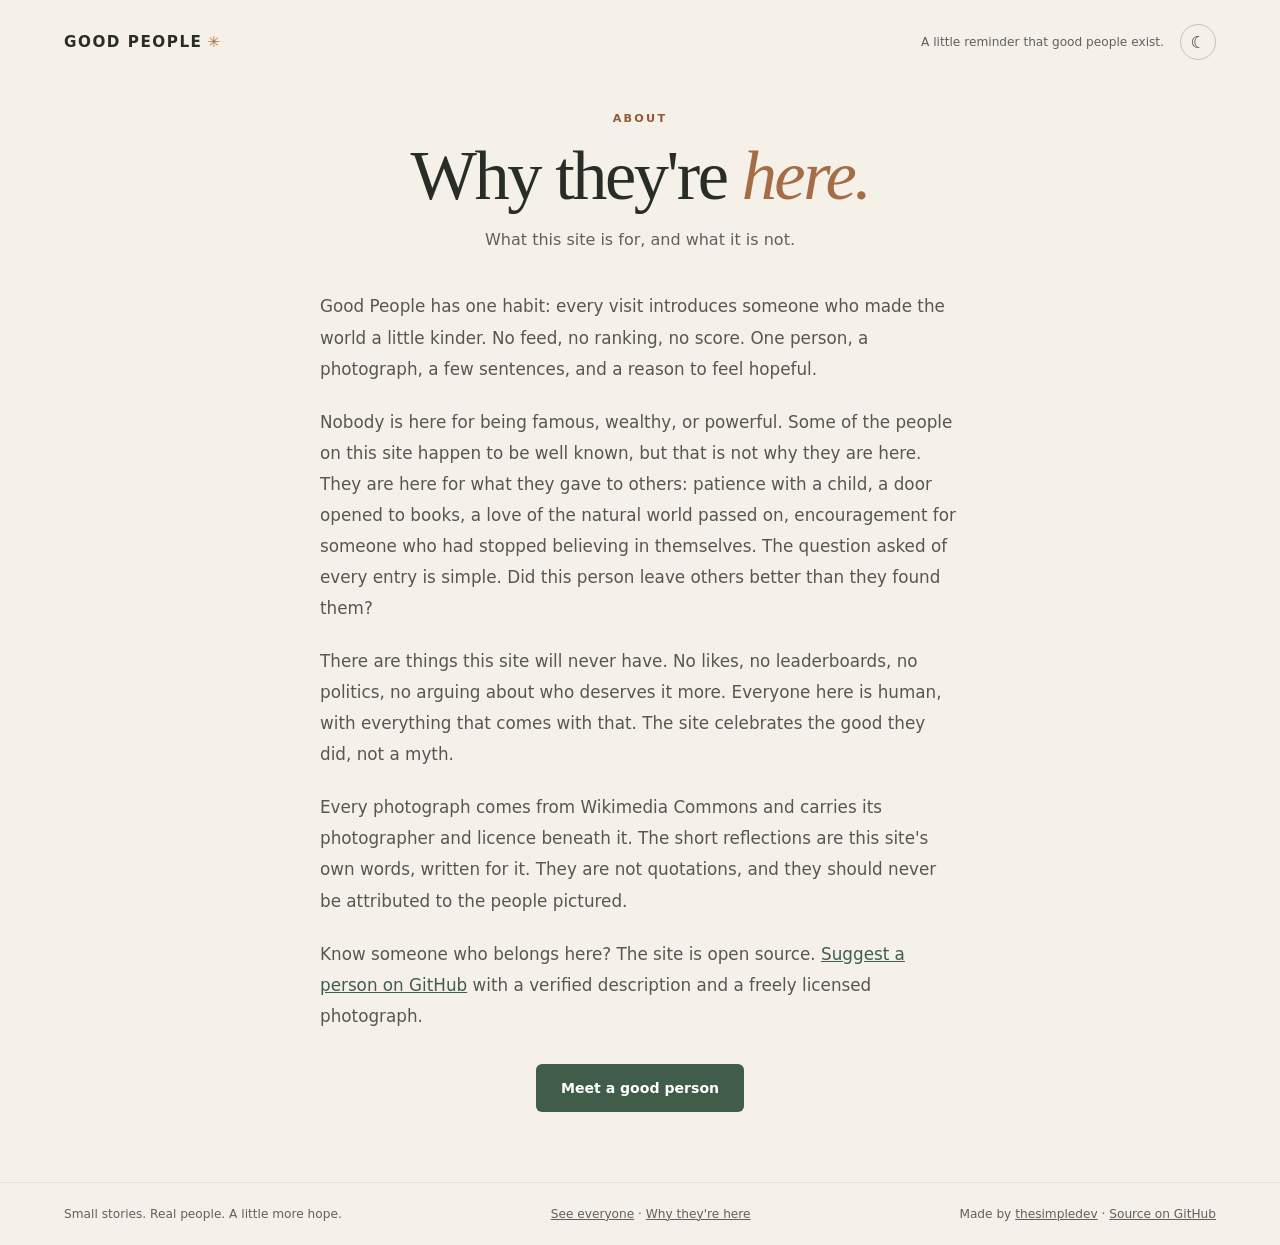
<file: about.html>
<!doctype html>
<html lang="en">
<head>
  <meta charset="utf-8">
  <meta name="viewport" content="width=device-width,initial-scale=1">
  <meta name="theme-color" content="#f5f1e9">
  <meta name="description" content="Why the people on Good People are here: for what they gave to others, not for fame, wealth or rank.">
  <title>Why they're here · Good People</title>
  <link rel="canonical" href="https://heroesamongus.art/about">
  <meta property="og:site_name" content="Good People">
  <meta property="og:type" content="website">
  <meta property="og:url" content="https://heroesamongus.art/about">
  <meta property="og:title" content="Why they're here · Good People">
  <meta property="og:description" content="Why the people on Good People are here: for what they gave to others, not for fame, wealth or rank.">
  <link rel="icon" href="data:image/svg+xml,%3Csvg%20xmlns='http://www.w3.org/2000/svg'%20viewBox='0%200%20100%20100'%3E%3Ctext%20y='.9em'%20font-size='90'%20fill='%23ae6f41'%3E%E2%9C%B3%3C/text%3E%3C/svg%3E">
  <script src="/theme.js"></script>
  <link rel="stylesheet" href="/style.css">
</head>
<body>
  <header>
    <a class="wordmark" href="/">GOOD PEOPLE<span class="asterisk">✳</span></a>
    <span class="topnote">A little reminder that good people exist.</span>
    <button type="button" id="theme-toggle" class="theme-toggle" aria-pressed="false"><span class="theme-glyph" aria-hidden="true">☾</span><span class="visually-hidden">Switch to dark mode</span></button>
  </header>
  <main>
    <div class="intro"><p class="eyebrow">About</p><h1>Why they're <em>here.</em></h1><p>What this site is for, and what it is not.</p></div>
    <div class="prose">
      <p>Good People has one habit: every visit introduces someone who made the world a little kinder. No feed, no ranking, no score. One person, a photograph, a few sentences, and a reason to feel hopeful.</p>
      <p>Nobody is here for being famous, wealthy, or powerful. Some of the people on this site happen to be well known, but that is not why they are here. They are here for what they gave to others: patience with a child, a door opened to books, a love of the natural world passed on, encouragement for someone who had stopped believing in themselves. The question asked of every entry is simple. Did this person leave others better than they found them?</p>
      <p>There are things this site will never have. No likes, no leaderboards, no politics, no arguing about who deserves it more. Everyone here is human, with everything that comes with that. The site celebrates the good they did, not a myth.</p>
      <p>Every photograph comes from Wikimedia Commons and carries its photographer and licence beneath it. The short reflections are this site's own words, written for it. They are not quotations, and they should never be attributed to the people pictured.</p>
      <p>Know someone who belongs here? The site is open source. <a href="https://github.com/thesimpledev/heroesamongus">Suggest a person on GitHub</a> with a verified description and a freely licensed photograph.</p>
    </div>
    <div class="actions"><a class="button" href="/">Meet a good person</a></div>
  </main>
  <footer>
    <span>Small stories. Real people. A little more hope.</span>
    <span><a href="/people">See everyone</a> · <a href="/about">Why they're here</a></span>
    <span>Made by <a href="https://thesimpledev.com">thesimpledev</a> · <a href="https://github.com/thesimpledev/heroesamongus">Source on GitHub</a></span>
  </footer>
</body>
</html>
</file>
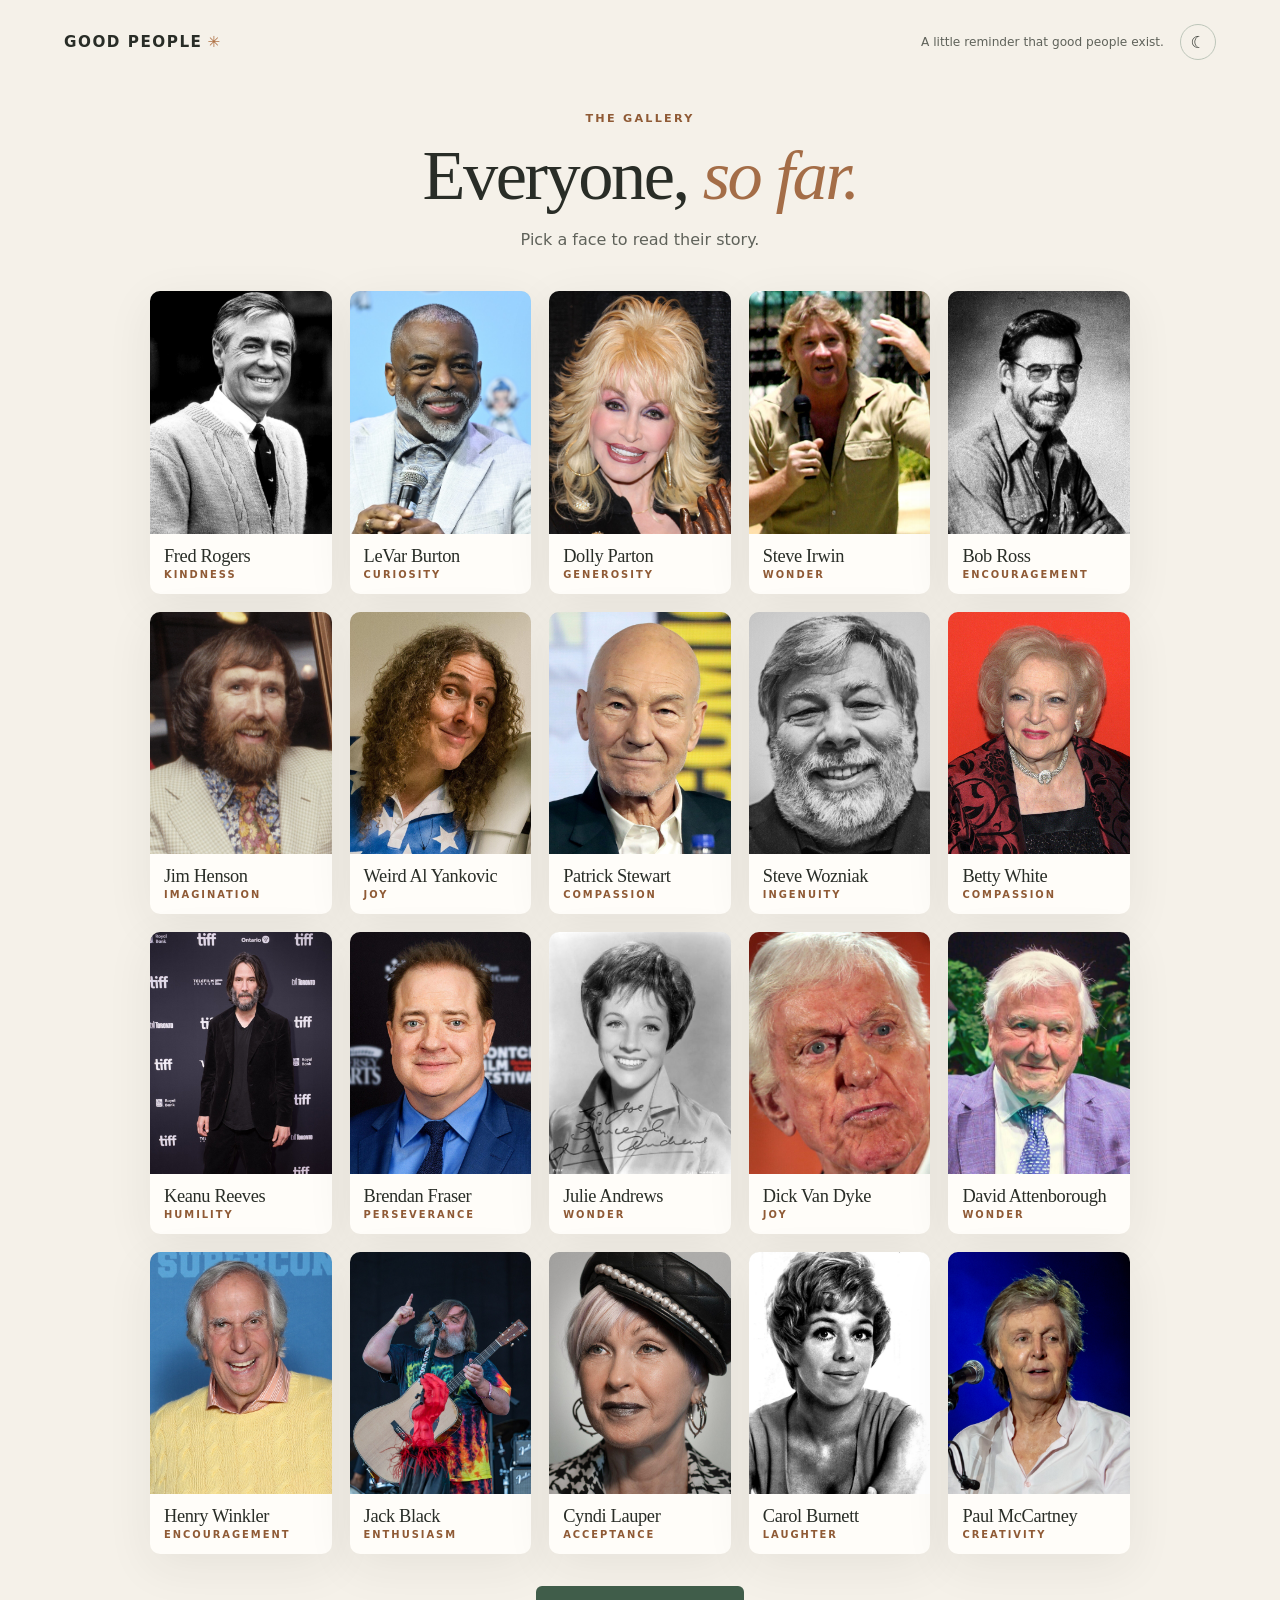
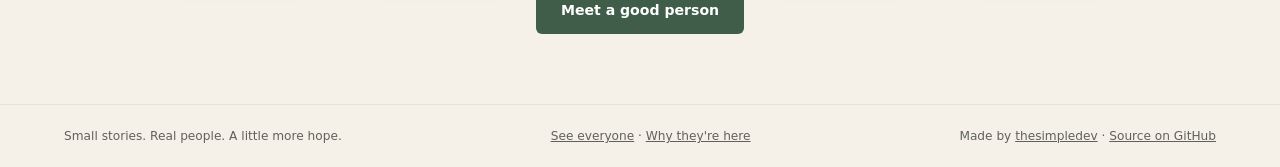
<file: gallery.html>
<!doctype html>
<html lang="en">
<head>
  <meta charset="utf-8">
  <meta name="viewport" content="width=device-width,initial-scale=1">
  <meta name="theme-color" content="#f5f1e9">
  <meta name="description" content="Everyone on Good People, in one place.">
  <title>The Gallery · Good People</title>
  <link rel="canonical" href="https://heroesamongus.art/people">
  <meta property="og:site_name" content="Good People">
  <meta property="og:type" content="website">
  <meta property="og:url" content="https://heroesamongus.art/people">
  <meta property="og:title" content="The Gallery · Good People">
  <meta property="og:description" content="Everyone on Good People, in one place.">
  <link rel="icon" href="data:image/svg+xml,%3Csvg%20xmlns='http://www.w3.org/2000/svg'%20viewBox='0%200%20100%20100'%3E%3Ctext%20y='.9em'%20font-size='90'%20fill='%23ae6f41'%3E%E2%9C%B3%3C/text%3E%3C/svg%3E">
  <script src="/theme.js"></script>
  <link rel="stylesheet" href="/style.css">
  <script type="module" src="/gallery.js"></script>
</head>
<body>
  <header>
    <a class="wordmark" href="/">GOOD PEOPLE<span class="asterisk">✳</span></a>
    <span class="topnote">A little reminder that good people exist.</span>
    <button type="button" id="theme-toggle" class="theme-toggle" aria-pressed="false"><span class="theme-glyph" aria-hidden="true">☾</span><span class="visually-hidden">Switch to dark mode</span></button>
  </header>
  <main>
    <div class="intro"><p class="eyebrow">The Gallery</p><h1>Everyone, <em>so far.</em></h1><p>Pick a face to read their story.</p></div>
    <div id="gallery" class="gallery">
      <p class="loading">Gathering everyone…</p>
      <noscript><p class="loading-fallback">This page needs JavaScript to show the gallery. Please enable it and reload.</p></noscript>
    </div>
    <div class="actions"><a class="button" href="/">Meet a good person</a></div>
  </main>
  <footer>
    <span>Small stories. Real people. A little more hope.</span>
    <span><a href="/people">See everyone</a> · <a href="/about">Why they're here</a></span>
    <span>Made by <a href="https://thesimpledev.com">thesimpledev</a> · <a href="https://github.com/thesimpledev/heroesamongus">Source on GitHub</a></span>
  </footer>
</body>
</html>
</file>
<file: style.css>
:root {
  color-scheme: light;
  --page: #f5f1e9;
  --card: #fffdf9;
  --text: #292d27;
  --description: #55584f;
  --muted: #5f625a;
  --muted-credits: #66685f;
  --muted-years: #6b6c66;
  --accent: #8f5a35;
  --accent-soft: #a46d47;
  --asterisk: #ae6f41;
  --reflection: #9e6642;
  --button: #405d4a;
  --button-hover: #304b3a;
  --button-text: #ffffff;
  --subtle-text: #405d4a;
  --subtle-border: #bdc6ba;
  --subtle-hover: #e9eee5;
  --rule: #e5e1d8;
  --portrait-fill: #dedbd0;
  --shadow: 0 12px 48px #292d2712;
  --focus: #405d4a;
  font-family: ui-sans-serif, system-ui, -apple-system, BlinkMacSystemFont, "Segoe UI", sans-serif;
  background: var(--page);
  color: var(--text);
}

@media (prefers-color-scheme: dark) {
  :root:not([data-theme="light"]) {
    color-scheme: dark;
    --page: #2b2b29;
    --card: #353532;
    --text: #e8e4da;
    --description: #cfcbc1;
    --muted: #b5b2a8;
    --muted-credits: #b5b2a8;
    --muted-years: #b5b2a8;
    --accent: #d9a476;
    --accent-soft: #d9a476;
    --asterisk: #d9a476;
    --reflection: #d9a476;
    --button: #5a7a64;
    --button-hover: #4a6753;
    --button-text: #ffffff;
    --subtle-text: #cfe0d2;
    --subtle-border: #5c655d;
    --subtle-hover: #3d443e;
    --rule: #3f403c;
    --portrait-fill: #44443f;
    --shadow: 0 12px 48px #00000055;
    --focus: #9fc4ab;
  }
}

:root[data-theme="dark"] {
  color-scheme: dark;
  --page: #2b2b29;
  --card: #353532;
  --text: #e8e4da;
  --description: #cfcbc1;
  --muted: #b5b2a8;
  --muted-credits: #b5b2a8;
  --muted-years: #b5b2a8;
  --accent: #d9a476;
  --accent-soft: #d9a476;
  --asterisk: #d9a476;
  --reflection: #d9a476;
  --button: #5a7a64;
  --button-hover: #4a6753;
  --button-text: #ffffff;
  --subtle-text: #cfe0d2;
  --subtle-border: #5c655d;
  --subtle-hover: #3d443e;
  --rule: #3f403c;
  --portrait-fill: #44443f;
  --shadow: 0 12px 48px #00000055;
  --focus: #9fc4ab;
}

* {
  box-sizing: border-box;
}

body {
  margin: 0;
  min-height: 100vh;
  background: var(--page);
}

header,
footer {
  display: flex;
  justify-content: space-between;
  align-items: center;
  padding: 24px clamp(20px, 5vw, 72px);
  gap: 16px;
}

.wordmark {
  text-decoration: none;
  color: inherit;
  font-size: .95rem;
  font-weight: 850;
  letter-spacing: .10em;
}

.asterisk {
  color: var(--asterisk);
  padding-left: 5px;
}

.topnote,
footer {
  font-size: .76rem;
  color: var(--muted);
}

.topnote {
  margin-left: auto;
}

.theme-toggle {
  width: 36px;
  height: 36px;
  padding: 0;
  border-radius: 50%;
  border: 1px solid var(--subtle-border);
  background: transparent;
  color: var(--text);
  font-size: 1.05rem;
  line-height: 1;
}

.theme-toggle:hover {
  background: var(--subtle-hover);
}

main {
  width: min(980px, calc(100% - 40px));
  margin: 28px auto 70px;
}

.intro {
  text-align: center;
  margin: 0 auto 42px;
}

.eyebrow,
.virtue {
  text-transform: uppercase;
  letter-spacing: .2em;
  font-size: .7rem;
  font-weight: 800;
  color: var(--accent);
}

.intro h1 {
  font-family: Georgia, serif;
  font-size: clamp(2.6rem, 6vw, 4.4rem);
  line-height: 1.1;
  font-weight: 400;
  letter-spacing: -.035em;
  max-width: 740px;
  margin: 12px auto;
}

.intro h1 em {
  color: var(--accent-soft);
  font-weight: 400;
}

.intro > p:last-child {
  color: var(--muted);
}

.hero {
  display: grid;
  grid-template-columns: 46% 54%;
  background: var(--card);
  border-radius: 12px;
  overflow: hidden;
  box-shadow: var(--shadow);
  min-height: 420px;
}

.hero.no-portrait {
  grid-template-columns: 1fr;
}

.hero .loading,
.hero .loading-fallback,
.gallery .loading,
.gallery .loading-fallback {
  grid-column: 1 / -1;
  align-self: center;
  text-align: center;
  color: var(--muted);
}

.portrait {
  width: 100%;
  height: 100%;
  max-height: 570px;
  object-fit: cover;
  object-position: center top;
  display: block;
  background: var(--portrait-fill);
}

.hero-copy {
  padding: clamp(26px, 5vw, 68px);
  display: flex;
  flex-direction: column;
  justify-content: center;
}

.hero-copy h2 {
  font-family: Georgia, serif;
  letter-spacing: -.035em;
  font-size: clamp(2.5rem, 5vw, 4.4rem);
  line-height: 1.08;
  font-weight: 400;
  margin: 14px 0 4px;
}

.years {
  color: var(--muted-years);
  font-size: .82rem;
}

.description {
  line-height: 1.9;
  color: var(--description);
  font-size: 1rem;
  margin-top: 26px;
}

.reflection {
  font-family: Georgia, serif;
  font-style: italic;
  font-size: 1.2rem;
  color: var(--reflection);
  line-height: 1.6;
  margin: 12px 0 22px;
}

.credits {
  font-size: .75rem;
  color: var(--muted-credits);
  line-height: 1.5;
}

.credits a {
  color: var(--muted);
}

.prose {
  max-width: 640px;
  margin: 0 auto;
  font-size: 1.05rem;
  line-height: 1.85;
  color: var(--description);
}

.prose p {
  margin: 0 0 22px;
}

.prose a {
  color: var(--subtle-text);
}

.gallery {
  display: grid;
  grid-template-columns: repeat(auto-fill, minmax(180px, 1fr));
  gap: 18px;
}

.card {
  display: block;
  background: var(--card);
  border-radius: 10px;
  overflow: hidden;
  box-shadow: var(--shadow);
  text-decoration: none;
  color: inherit;
}

.card .portrait {
  aspect-ratio: 3 / 4;
  height: auto;
  max-height: none;
}

.card-name {
  display: block;
  font-family: Georgia, serif;
  font-size: 1.15rem;
  letter-spacing: -.02em;
  padding: 12px 14px 2px;
}

.card-virtue {
  display: block;
  text-transform: uppercase;
  letter-spacing: .2em;
  font-size: .62rem;
  font-weight: 800;
  color: var(--accent);
  padding: 0 14px 14px;
}

.card:hover .card-name {
  color: var(--accent-soft);
}

.actions {
  text-align: center;
  display: flex;
  gap: 12px;
  justify-content: center;
  flex-wrap: wrap;
  margin: 32px auto;
}

button,
.button {
  border: 0;
  border-radius: 6px;
  padding: 16px 25px;
  background: var(--button);
  color: var(--button-text);
  font: inherit;
  font-size: .88rem;
  font-weight: 650;
  cursor: pointer;
  text-decoration: none;
}

button:hover,
.button:hover {
  background: var(--button-hover);
}

button.subtle {
  background: transparent;
  color: var(--subtle-text);
  border: 1px solid var(--subtle-border);
}

button.subtle:hover {
  background: var(--subtle-hover);
}

button:focus-visible,
.button:focus-visible,
a:focus-visible,
h2:focus-visible {
  outline: 3px solid var(--focus);
  outline-offset: 3px;
}

.visually-hidden {
  position: absolute;
  width: 1px;
  height: 1px;
  margin: -1px;
  padding: 0;
  overflow: hidden;
  clip: rect(0 0 0 0);
  white-space: nowrap;
  border: 0;
}

footer {
  border-top: 1px solid var(--rule);
  flex-wrap: wrap;
}

footer a {
  color: inherit;
}

@media (max-width: 700px) {
  .topnote {
    display: none;
  }

  .theme-toggle {
    margin-left: auto;
  }

  .hero {
    grid-template-columns: 1fr;
  }

  .portrait {
    height: 350px;
  }

  .hero-copy {
    padding: 30px;
  }

  .intro {
    margin-top: 38px;
  }

  .gallery {
    grid-template-columns: repeat(2, 1fr);
    gap: 12px;
  }

  footer {
    flex-direction: column;
    text-align: center;
  }
}
</file>
